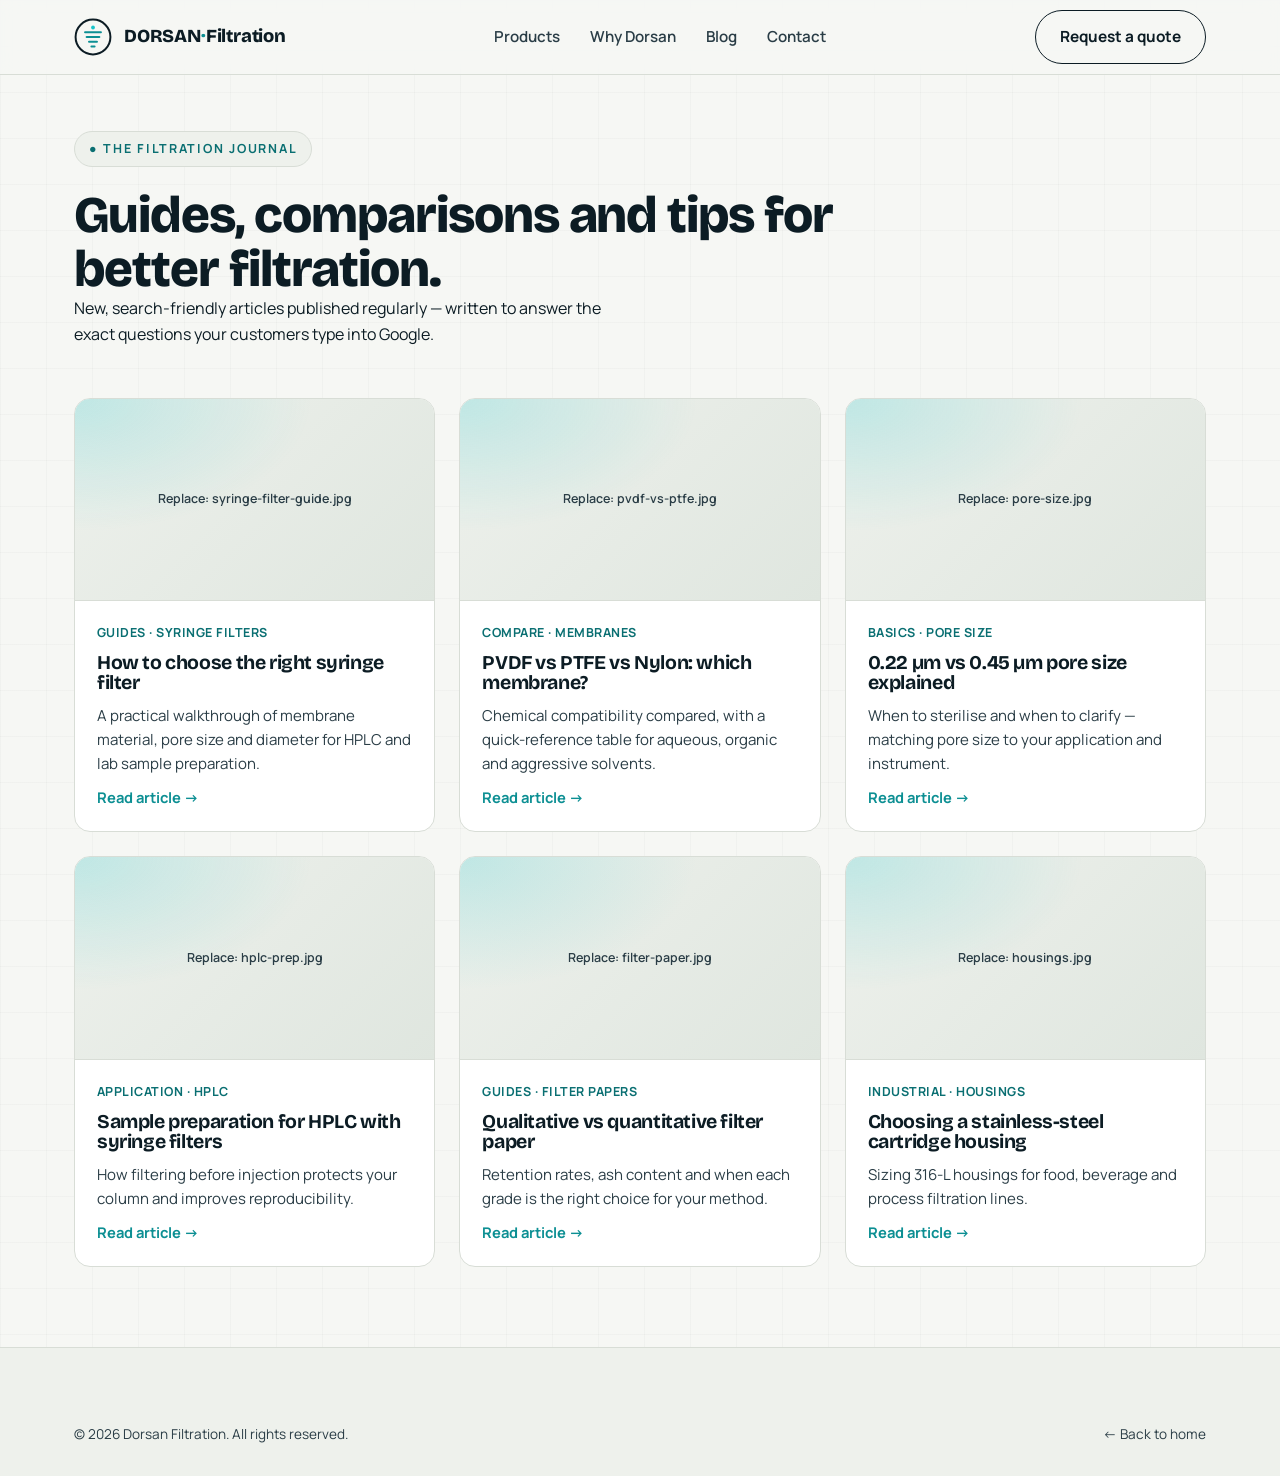
<file: index(1).html>
<!DOCTYPE html>
<html lang="en">
<head>
  <meta charset="UTF-8" />
  <meta name="viewport" content="width=device-width, initial-scale=1.0" />
  <title>Filtration Blog | Syringe Filter Guides & Tips | Dorsan Filtration</title>
  <meta name="description" content="Practical guides on syringe filters, membrane selection, pore size, HPLC sample preparation and laboratory filtration — from the Dorsan Filtration team." />
  <meta name="keywords" content="syringe filter guide, membrane filtration, PVDF vs PTFE, 0.22 micron filter, HPLC sample preparation, laboratory filtration blog" />
  <link rel="canonical" href="https://www.dorsanfiltration.com/blog/" />
  <meta name="robots" content="index, follow" />
  <meta property="og:type" content="website" />
  <meta property="og:title" content="Filtration Blog | Dorsan Filtration" />
  <meta property="og:description" content="Guides on syringe filters, membranes, pore size and lab filtration." />
  <meta property="og:url" content="https://www.dorsanfiltration.com/blog/" />
  <link rel="stylesheet" href="../styles.css" />
  <script type="application/ld+json">
  {
    "@context": "https://schema.org",
    "@type": "Blog",
    "name": "Dorsan Filtration Blog",
    "url": "https://www.dorsanfiltration.com/blog/",
    "publisher": { "@type": "Organization", "name": "Dorsan Filtration" }
  }
  </script>
</head>
<body>
  <header class="site-header">
    <div class="wrap nav">
      <a class="brand" href="../index.html" aria-label="Dorsan Filtration home">
        <svg viewBox="0 0 48 48" fill="none" xmlns="http://www.w3.org/2000/svg" aria-hidden="true">
          <circle cx="24" cy="24" r="22" stroke="#0c1c24" stroke-width="2.5"/>
          <path d="M14 18h20M16 24h16M19 30h10M22 36h4" stroke="#0c8f93" stroke-width="2.6" stroke-linecap="round"/>
          <circle cx="24" cy="12" r="2.4" fill="#18c3c9"/>
        </svg>
        <span class="brand-name">DORSAN<span>·</span>Filtration</span>
      </a>
      <nav class="nav-links" aria-label="Primary">
        <a href="../index.html#products">Products</a>
        <a href="../index.html#why">Why Dorsan</a>
        <a href="index.html">Blog</a>
        <a href="../index.html#contact">Contact</a>
      </nav>
      <div class="nav-cta"><a class="btn btn--ghost" href="../index.html#contact">Request a quote</a></div>
    </div>
  </header>

  <section class="article-hero">
    <div class="wrap">
      <span class="eyebrow">● The Filtration Journal</span>
      <h1>Guides, comparisons and tips for better filtration.</h1>
      <p class="lead" style="max-width:34em">New, search-friendly articles published regularly — written to answer the exact questions your customers type into Google.</p>
    </div>
  </section>

  <section style="padding-top:20px">
    <div class="wrap">
      <div class="blog-grid">

        <a class="post-card reveal" href="syringe-filter-guide.html">
          <div class="imgph">Replace: syringe-filter-guide.jpg</div>
          <div class="body">
            <span class="post-meta">Guides · Syringe Filters</span>
            <h3>How to choose the right syringe filter</h3>
            <p>A practical walkthrough of membrane material, pore size and diameter for HPLC and lab sample preparation.</p>
            <span class="read-more">Read article →</span>
          </div>
        </a>

        <a class="post-card reveal" href="syringe-filter-guide.html">
          <div class="imgph">Replace: pvdf-vs-ptfe.jpg</div>
          <div class="body">
            <span class="post-meta">Compare · Membranes</span>
            <h3>PVDF vs PTFE vs Nylon: which membrane?</h3>
            <p>Chemical compatibility compared, with a quick-reference table for aqueous, organic and aggressive solvents.</p>
            <span class="read-more">Read article →</span>
          </div>
        </a>

        <a class="post-card reveal" href="syringe-filter-guide.html">
          <div class="imgph">Replace: pore-size.jpg</div>
          <div class="body">
            <span class="post-meta">Basics · Pore Size</span>
            <h3>0.22 µm vs 0.45 µm pore size explained</h3>
            <p>When to sterilise and when to clarify — matching pore size to your application and instrument.</p>
            <span class="read-more">Read article →</span>
          </div>
        </a>

        <a class="post-card reveal" href="syringe-filter-guide.html">
          <div class="imgph">Replace: hplc-prep.jpg</div>
          <div class="body">
            <span class="post-meta">Application · HPLC</span>
            <h3>Sample preparation for HPLC with syringe filters</h3>
            <p>How filtering before injection protects your column and improves reproducibility.</p>
            <span class="read-more">Read article →</span>
          </div>
        </a>

        <a class="post-card reveal" href="syringe-filter-guide.html">
          <div class="imgph">Replace: filter-paper.jpg</div>
          <div class="body">
            <span class="post-meta">Guides · Filter Papers</span>
            <h3>Qualitative vs quantitative filter paper</h3>
            <p>Retention rates, ash content and when each grade is the right choice for your method.</p>
            <span class="read-more">Read article →</span>
          </div>
        </a>

        <a class="post-card reveal" href="syringe-filter-guide.html">
          <div class="imgph">Replace: housings.jpg</div>
          <div class="body">
            <span class="post-meta">Industrial · Housings</span>
            <h3>Choosing a stainless-steel cartridge housing</h3>
            <p>Sizing 316-L housings for food, beverage and process filtration lines.</p>
            <span class="read-more">Read article →</span>
          </div>
        </a>

      </div>
    </div>
  </section>

  <footer class="site-footer">
    <div class="wrap">
      <div class="footer-bottom" style="border-top:none;margin-top:0">
        <span>© 2026 Dorsan Filtration. All rights reserved.</span>
        <a href="../index.html">← Back to home</a>
      </div>
    </div>
  </footer>
  <script>
    const io = new IntersectionObserver((es)=>es.forEach((e,i)=>{if(e.isIntersecting){setTimeout(()=>e.target.classList.add('in'),i*60);io.unobserve(e.target);}}),{threshold:0.12});
    document.querySelectorAll('.reveal').forEach(el=>io.observe(el));
  </script>
</body>
</html>
</file>
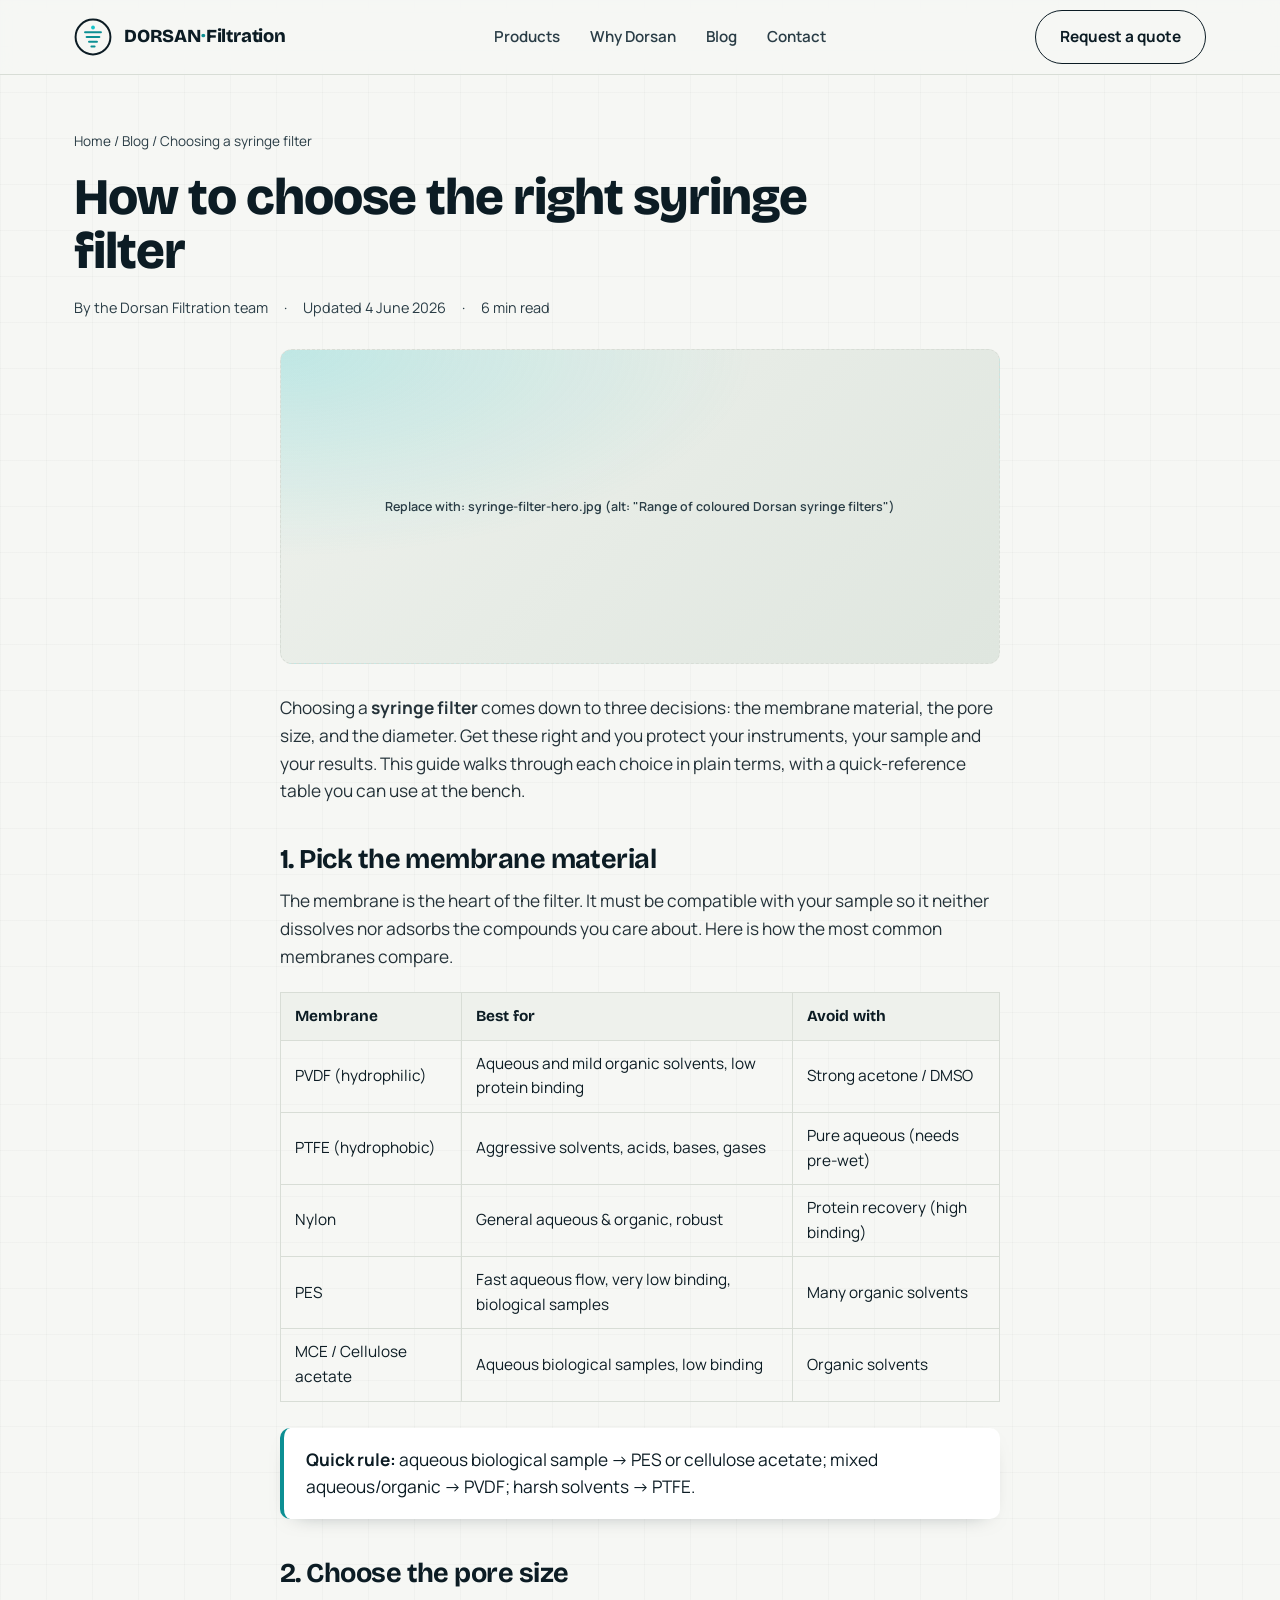
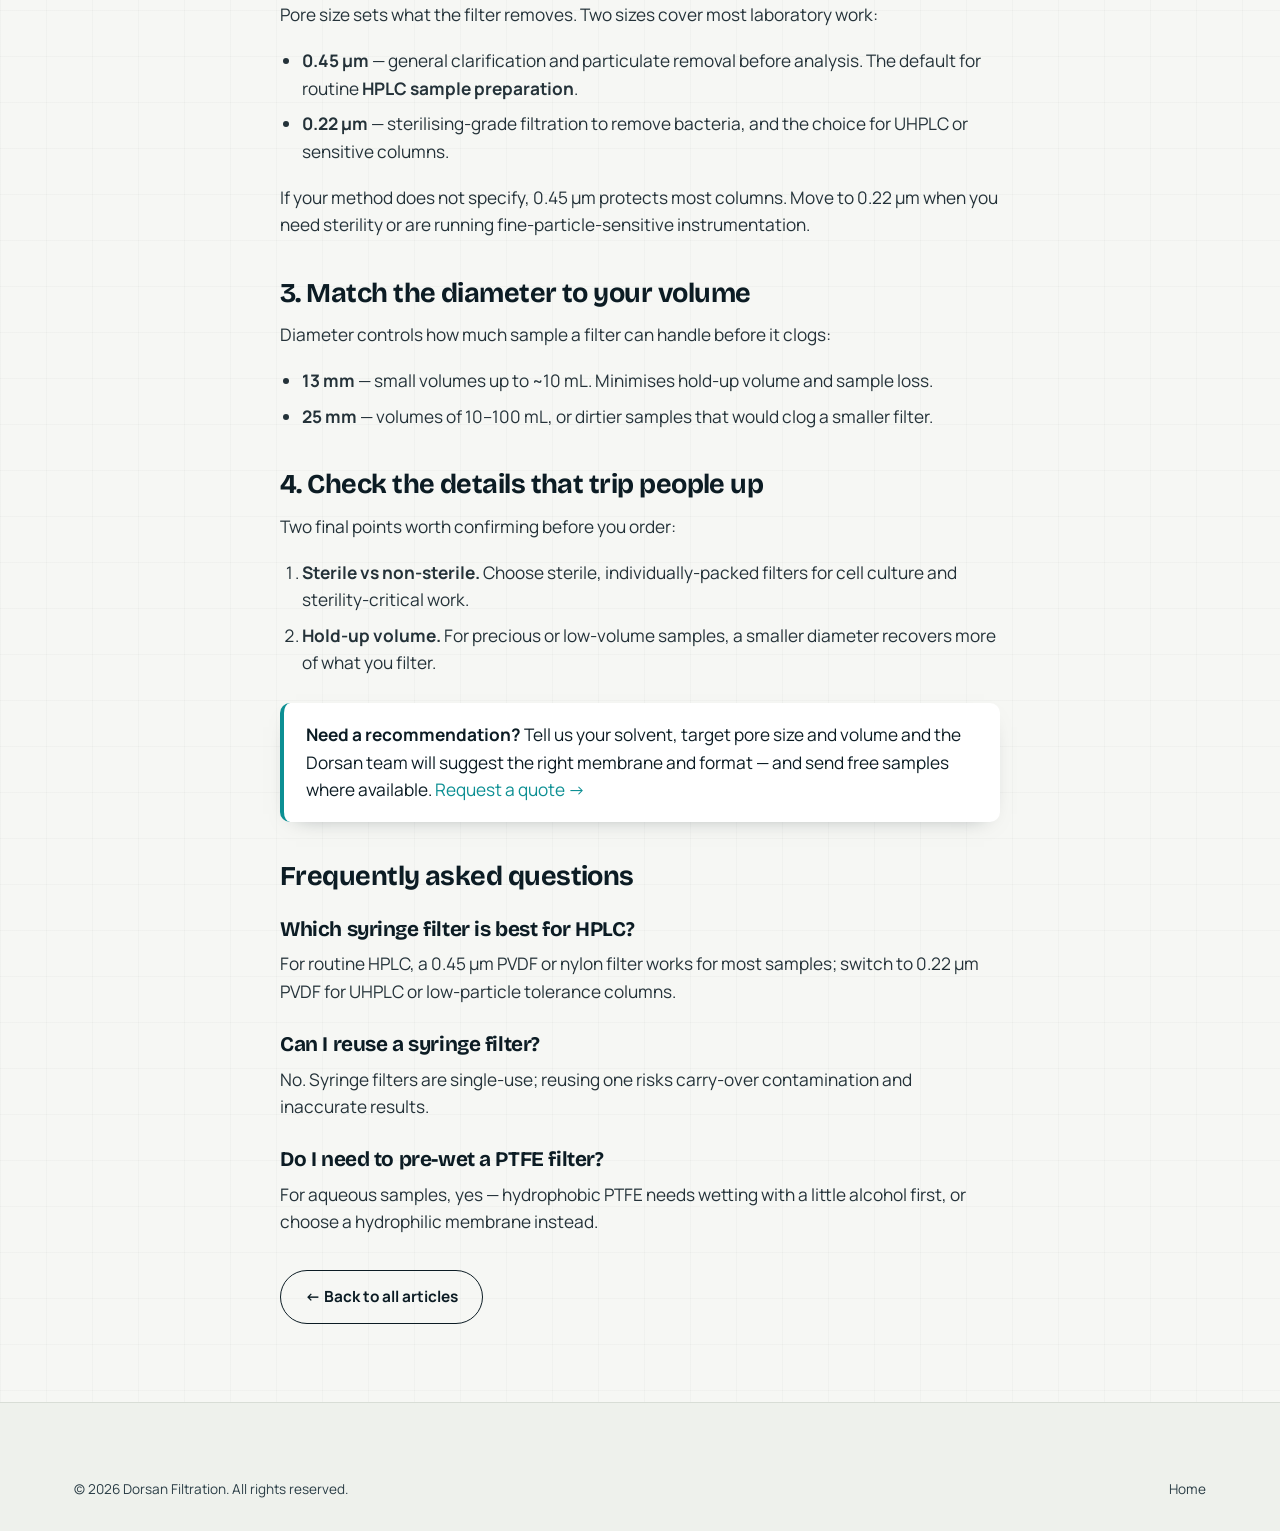
<file: syringe-filter-guide.html>
<!DOCTYPE html>
<html lang="en">
<head>
  <meta charset="UTF-8" />
  <meta name="viewport" content="width=device-width, initial-scale=1.0" />

  <!-- ====== SEO: target keyword "how to choose a syringe filter" ====== -->
  <title>How to Choose the Right Syringe Filter (Membrane, Pore Size, Diameter) | Dorsan</title>
  <meta name="description" content="A practical guide to choosing a syringe filter: compare PVDF, PTFE, nylon and PES membranes, pick 0.22 µm or 0.45 µm pore size, and match diameter to sample volume for HPLC and lab use." />
  <meta name="keywords" content="how to choose a syringe filter, syringe filter pore size, PVDF syringe filter, PTFE syringe filter, 0.22 micron syringe filter, HPLC syringe filter, syringe filter diameter" />
  <link rel="canonical" href="https://www.dorsanfiltration.com/blog/syringe-filter-guide/" />
  <meta name="robots" content="index, follow" />

  <meta property="og:type" content="article" />
  <meta property="og:title" content="How to Choose the Right Syringe Filter" />
  <meta property="og:description" content="Compare membranes, pick a pore size and match diameter to sample volume." />
  <meta property="og:url" content="https://www.dorsanfiltration.com/blog/syringe-filter-guide/" />
  <meta property="og:image" content="https://www.dorsanfiltration.com/assets/syringe-filter-guide.jpg" />

  <link rel="stylesheet" href="../styles.css" />

  <!-- ====== STRUCTURED DATA: Article + Breadcrumb ====== -->
  <script type="application/ld+json">
  {
    "@context": "https://schema.org",
    "@type": "BlogPosting",
    "headline": "How to Choose the Right Syringe Filter",
    "description": "A practical guide to choosing a syringe filter by membrane material, pore size and diameter.",
    "image": "https://www.dorsanfiltration.com/assets/syringe-filter-guide.jpg",
    "author": { "@type": "Organization", "name": "Dorsan Filtration" },
    "publisher": {
      "@type": "Organization",
      "name": "Dorsan Filtration",
      "logo": { "@type": "ImageObject", "url": "https://www.dorsanfiltration.com/assets/logo.png" }
    },
    "datePublished": "2026-06-04",
    "dateModified": "2026-06-04",
    "mainEntityOfPage": "https://www.dorsanfiltration.com/blog/syringe-filter-guide/"
  }
  </script>
</head>
<body>
  <header class="site-header">
    <div class="wrap nav">
      <a class="brand" href="../index.html" aria-label="Dorsan Filtration home">
        <svg viewBox="0 0 48 48" fill="none" xmlns="http://www.w3.org/2000/svg" aria-hidden="true">
          <circle cx="24" cy="24" r="22" stroke="#0c1c24" stroke-width="2.5"/>
          <path d="M14 18h20M16 24h16M19 30h10M22 36h4" stroke="#0c8f93" stroke-width="2.6" stroke-linecap="round"/>
          <circle cx="24" cy="12" r="2.4" fill="#18c3c9"/>
        </svg>
        <span class="brand-name">DORSAN<span>·</span>Filtration</span>
      </a>
      <nav class="nav-links" aria-label="Primary">
        <a href="../index.html#products">Products</a>
        <a href="../index.html#why">Why Dorsan</a>
        <a href="index.html">Blog</a>
        <a href="../index.html#contact">Contact</a>
      </nav>
      <div class="nav-cta"><a class="btn btn--ghost" href="../index.html#contact">Request a quote</a></div>
    </div>
  </header>

  <article>
    <div class="article-hero">
      <div class="wrap">
        <nav class="breadcrumb" aria-label="Breadcrumb">
          <a href="../index.html">Home</a> / <a href="index.html">Blog</a> / Choosing a syringe filter
        </nav>
        <h1>How to choose the right syringe filter</h1>
        <div class="article-meta">
          <span>By the Dorsan Filtration team</span>
          <span>·</span>
          <span>Updated 4 June 2026</span>
          <span>·</span>
          <span>6 min read</span>
        </div>
      </div>
    </div>

    <div class="wrap">
      <div class="imgph" style="max-width:720px;margin:0 auto;aspect-ratio:16/7">Replace with: syringe-filter-hero.jpg (alt: "Range of coloured Dorsan syringe filters")</div>
    </div>

    <div class="wrap">
      <div class="article-body">
        <p>Choosing a <strong>syringe filter</strong> comes down to three decisions: the membrane material, the pore size, and the diameter. Get these right and you protect your instruments, your sample and your results. This guide walks through each choice in plain terms, with a quick-reference table you can use at the bench.</p>

        <h2>1. Pick the membrane material</h2>
        <p>The membrane is the heart of the filter. It must be compatible with your sample so it neither dissolves nor adsorbs the compounds you care about. Here is how the most common membranes compare.</p>

        <table>
          <thead>
            <tr><th>Membrane</th><th>Best for</th><th>Avoid with</th></tr>
          </thead>
          <tbody>
            <tr><td>PVDF (hydrophilic)</td><td>Aqueous and mild organic solvents, low protein binding</td><td>Strong acetone / DMSO</td></tr>
            <tr><td>PTFE (hydrophobic)</td><td>Aggressive solvents, acids, bases, gases</td><td>Pure aqueous (needs pre-wet)</td></tr>
            <tr><td>Nylon</td><td>General aqueous &amp; organic, robust</td><td>Protein recovery (high binding)</td></tr>
            <tr><td>PES</td><td>Fast aqueous flow, very low binding, biological samples</td><td>Many organic solvents</td></tr>
            <tr><td>MCE / Cellulose acetate</td><td>Aqueous biological samples, low binding</td><td>Organic solvents</td></tr>
          </tbody>
        </table>

        <div class="callout">
          <strong>Quick rule:</strong> aqueous biological sample → PES or cellulose acetate; mixed aqueous/organic → PVDF; harsh solvents → PTFE.
        </div>

        <h2>2. Choose the pore size</h2>
        <p>Pore size sets what the filter removes. Two sizes cover most laboratory work:</p>
        <ul>
          <li><strong>0.45 µm</strong> — general clarification and particulate removal before analysis. The default for routine <strong>HPLC sample preparation</strong>.</li>
          <li><strong>0.22 µm</strong> — sterilising-grade filtration to remove bacteria, and the choice for UHPLC or sensitive columns.</li>
        </ul>
        <p>If your method does not specify, 0.45 µm protects most columns. Move to 0.22 µm when you need sterility or are running fine-particle-sensitive instrumentation.</p>

        <h2>3. Match the diameter to your volume</h2>
        <p>Diameter controls how much sample a filter can handle before it clogs:</p>
        <ul>
          <li><strong>13 mm</strong> — small volumes up to ~10 mL. Minimises hold-up volume and sample loss.</li>
          <li><strong>25 mm</strong> — volumes of 10–100 mL, or dirtier samples that would clog a smaller filter.</li>
        </ul>

        <h2>4. Check the details that trip people up</h2>
        <p>Two final points worth confirming before you order:</p>
        <ol>
          <li><strong>Sterile vs non-sterile.</strong> Choose sterile, individually-packed filters for cell culture and sterility-critical work.</li>
          <li><strong>Hold-up volume.</strong> For precious or low-volume samples, a smaller diameter recovers more of what you filter.</li>
        </ol>

        <div class="callout">
          <strong>Need a recommendation?</strong> Tell us your solvent, target pore size and volume and the Dorsan team will suggest the right membrane and format — and send free samples where available. <a class="accent" href="../index.html#contact">Request a quote →</a>
        </div>

        <h2>Frequently asked questions</h2>
        <h3>Which syringe filter is best for HPLC?</h3>
        <p>For routine HPLC, a 0.45 µm PVDF or nylon filter works for most samples; switch to 0.22 µm PVDF for UHPLC or low-particle tolerance columns.</p>
        <h3>Can I reuse a syringe filter?</h3>
        <p>No. Syringe filters are single-use; reusing one risks carry-over contamination and inaccurate results.</p>
        <h3>Do I need to pre-wet a PTFE filter?</h3>
        <p>For aqueous samples, yes — hydrophobic PTFE needs wetting with a little alcohol first, or choose a hydrophilic membrane instead.</p>

        <p style="margin-top:34px"><a class="btn btn--ghost" href="index.html">← Back to all articles</a></p>
      </div>
    </div>
  </article>

  <footer class="site-footer">
    <div class="wrap">
      <div class="footer-bottom" style="border-top:none;margin-top:0">
        <span>© 2026 Dorsan Filtration. All rights reserved.</span>
        <a href="../index.html">Home</a>
      </div>
    </div>
  </footer>
</body>
</html>
</file>
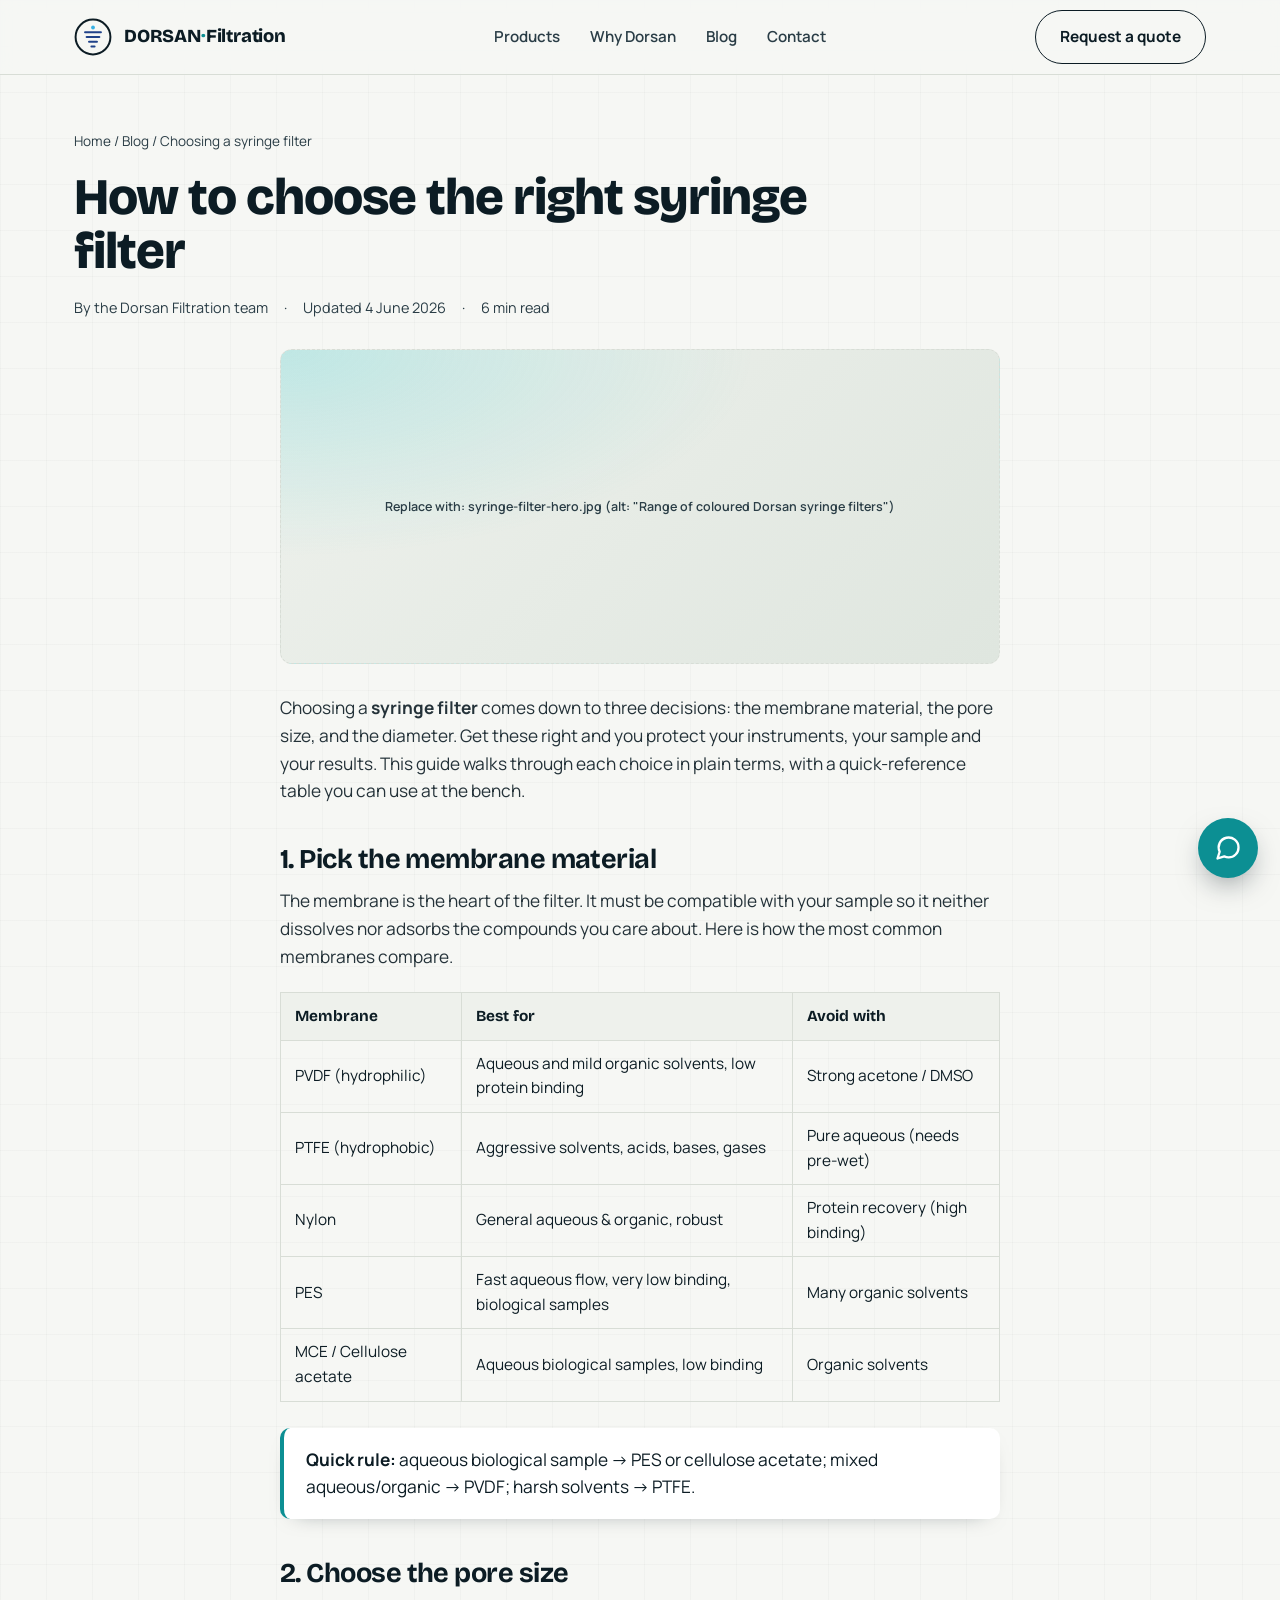
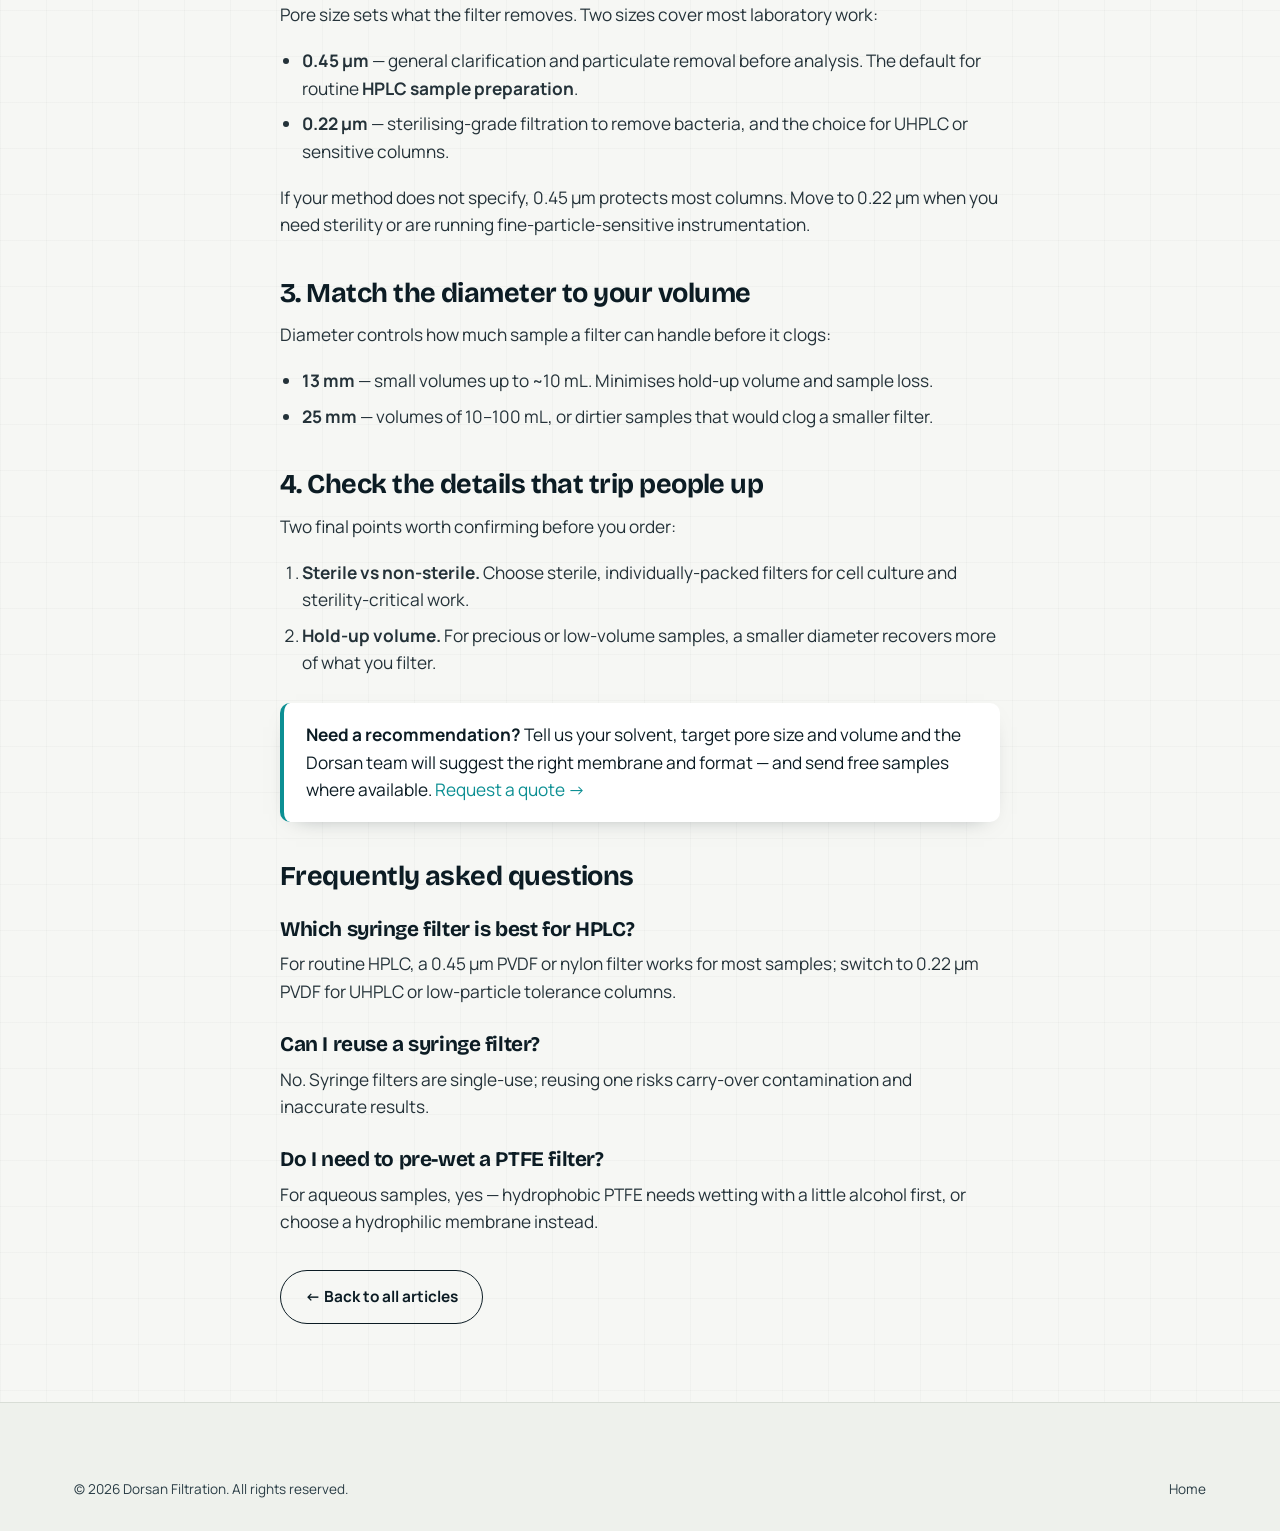
<file: blog/syringe-filter-guide.html>
<!DOCTYPE html>
<html lang="en">
<head>
  <meta charset="UTF-8" />
  <meta name="viewport" content="width=device-width, initial-scale=1.0" />

  <!-- ====== SEO: target keyword "how to choose a syringe filter" ====== -->
  <title>How to Choose the Right Syringe Filter (Membrane, Pore Size, Diameter) | Dorsan</title>
  <meta name="description" content="A practical guide to choosing a syringe filter: compare PVDF, PTFE, nylon and PES membranes, pick 0.22 µm or 0.45 µm pore size, and match diameter to sample volume for HPLC and lab use." />
  <meta name="keywords" content="how to choose a syringe filter, syringe filter pore size, PVDF syringe filter, PTFE syringe filter, 0.22 micron syringe filter, HPLC syringe filter, syringe filter diameter" />
  <link rel="canonical" href="https://www.dorsanfiltration.com/blog/syringe-filter-guide/" />
  <meta name="robots" content="index, follow" />

  <meta property="og:type" content="article" />
  <meta property="og:title" content="How to Choose the Right Syringe Filter" />
  <meta property="og:description" content="Compare membranes, pick a pore size and match diameter to sample volume." />
  <meta property="og:url" content="https://www.dorsanfiltration.com/blog/syringe-filter-guide/" />
  <meta property="og:image" content="https://www.dorsanfiltration.com/assets/syringe-filter-guide.jpg" />

  <link rel="stylesheet" href="../styles.css" />

  <!-- ====== STRUCTURED DATA: Article + Breadcrumb ====== -->
  <script type="application/ld+json">
  {
    "@context": "https://schema.org",
    "@type": "BlogPosting",
    "headline": "How to Choose the Right Syringe Filter",
    "description": "A practical guide to choosing a syringe filter by membrane material, pore size and diameter.",
    "image": "https://www.dorsanfiltration.com/assets/syringe-filter-guide.jpg",
    "author": { "@type": "Organization", "name": "Dorsan Filtration" },
    "publisher": {
      "@type": "Organization",
      "name": "Dorsan Filtration",
      "logo": { "@type": "ImageObject", "url": "https://www.dorsanfiltration.com/assets/logo.png" }
    },
    "datePublished": "2026-06-04",
    "dateModified": "2026-06-04",
    "mainEntityOfPage": "https://www.dorsanfiltration.com/blog/syringe-filter-guide/"
  }
  </script>
</head>
<body>
  <header class="site-header">
    <div class="wrap nav">
      <a class="brand" href="../index.html" aria-label="Dorsan Filtration home">
        <svg viewBox="0 0 48 48" fill="none" xmlns="http://www.w3.org/2000/svg" aria-hidden="true">
          <circle cx="24" cy="24" r="22" stroke="#0c1c24" stroke-width="2.5"/>
          <path d="M14 18h20M16 24h16M19 30h10M22 36h4" stroke="#204289" stroke-width="2.6" stroke-linecap="round"/>
          <circle cx="24" cy="12" r="2.4" fill="#37B0E3"/>
        </svg>
        <span class="brand-name">DORSAN<span>·</span>Filtration</span>
      </a>
      <nav class="nav-links" aria-label="Primary">
        <a href="../index.html#products">Products</a>
        <a href="../index.html#why">Why Dorsan</a>
        <a href="index.html">Blog</a>
        <a href="../index.html#contact">Contact</a>
      </nav>
      <div class="nav-cta"><a class="btn btn--ghost" href="../index.html#contact">Request a quote</a></div>
    </div>
  </header>

  <article>
    <div class="article-hero">
      <div class="wrap">
        <nav class="breadcrumb" aria-label="Breadcrumb">
          <a href="../index.html">Home</a> / <a href="index.html">Blog</a> / Choosing a syringe filter
        </nav>
        <h1>How to choose the right syringe filter</h1>
        <div class="article-meta">
          <span>By the Dorsan Filtration team</span>
          <span>·</span>
          <span>Updated 4 June 2026</span>
          <span>·</span>
          <span>6 min read</span>
        </div>
      </div>
    </div>

    <div class="wrap">
      <div class="imgph" style="max-width:720px;margin:0 auto;aspect-ratio:16/7">Replace with: syringe-filter-hero.jpg (alt: "Range of coloured Dorsan syringe filters")</div>
    </div>

    <div class="wrap">
      <div class="article-body">
        <p>Choosing a <strong>syringe filter</strong> comes down to three decisions: the membrane material, the pore size, and the diameter. Get these right and you protect your instruments, your sample and your results. This guide walks through each choice in plain terms, with a quick-reference table you can use at the bench.</p>

        <h2>1. Pick the membrane material</h2>
        <p>The membrane is the heart of the filter. It must be compatible with your sample so it neither dissolves nor adsorbs the compounds you care about. Here is how the most common membranes compare.</p>

        <table>
          <thead>
            <tr><th>Membrane</th><th>Best for</th><th>Avoid with</th></tr>
          </thead>
          <tbody>
            <tr><td>PVDF (hydrophilic)</td><td>Aqueous and mild organic solvents, low protein binding</td><td>Strong acetone / DMSO</td></tr>
            <tr><td>PTFE (hydrophobic)</td><td>Aggressive solvents, acids, bases, gases</td><td>Pure aqueous (needs pre-wet)</td></tr>
            <tr><td>Nylon</td><td>General aqueous &amp; organic, robust</td><td>Protein recovery (high binding)</td></tr>
            <tr><td>PES</td><td>Fast aqueous flow, very low binding, biological samples</td><td>Many organic solvents</td></tr>
            <tr><td>MCE / Cellulose acetate</td><td>Aqueous biological samples, low binding</td><td>Organic solvents</td></tr>
          </tbody>
        </table>

        <div class="callout">
          <strong>Quick rule:</strong> aqueous biological sample → PES or cellulose acetate; mixed aqueous/organic → PVDF; harsh solvents → PTFE.
        </div>

        <h2>2. Choose the pore size</h2>
        <p>Pore size sets what the filter removes. Two sizes cover most laboratory work:</p>
        <ul>
          <li><strong>0.45 µm</strong> — general clarification and particulate removal before analysis. The default for routine <strong>HPLC sample preparation</strong>.</li>
          <li><strong>0.22 µm</strong> — sterilising-grade filtration to remove bacteria, and the choice for UHPLC or sensitive columns.</li>
        </ul>
        <p>If your method does not specify, 0.45 µm protects most columns. Move to 0.22 µm when you need sterility or are running fine-particle-sensitive instrumentation.</p>

        <h2>3. Match the diameter to your volume</h2>
        <p>Diameter controls how much sample a filter can handle before it clogs:</p>
        <ul>
          <li><strong>13 mm</strong> — small volumes up to ~10 mL. Minimises hold-up volume and sample loss.</li>
          <li><strong>25 mm</strong> — volumes of 10–100 mL, or dirtier samples that would clog a smaller filter.</li>
        </ul>

        <h2>4. Check the details that trip people up</h2>
        <p>Two final points worth confirming before you order:</p>
        <ol>
          <li><strong>Sterile vs non-sterile.</strong> Choose sterile, individually-packed filters for cell culture and sterility-critical work.</li>
          <li><strong>Hold-up volume.</strong> For precious or low-volume samples, a smaller diameter recovers more of what you filter.</li>
        </ol>

        <div class="callout">
          <strong>Need a recommendation?</strong> Tell us your solvent, target pore size and volume and the Dorsan team will suggest the right membrane and format — and send free samples where available. <a class="accent" href="../index.html#contact">Request a quote →</a>
        </div>

        <h2>Frequently asked questions</h2>
        <h3>Which syringe filter is best for HPLC?</h3>
        <p>For routine HPLC, a 0.45 µm PVDF or nylon filter works for most samples; switch to 0.22 µm PVDF for UHPLC or low-particle tolerance columns.</p>
        <h3>Can I reuse a syringe filter?</h3>
        <p>No. Syringe filters are single-use; reusing one risks carry-over contamination and inaccurate results.</p>
        <h3>Do I need to pre-wet a PTFE filter?</h3>
        <p>For aqueous samples, yes — hydrophobic PTFE needs wetting with a little alcohol first, or choose a hydrophilic membrane instead.</p>

        <p style="margin-top:34px"><a class="btn btn--ghost" href="index.html">← Back to all articles</a></p>
      </div>
    </div>
  </article>

  <footer class="site-footer">
    <div class="wrap">
      <div class="footer-bottom" style="border-top:none;margin-top:0">
        <span>© 2026 Dorsan Filtration. All rights reserved.</span>
        <a href="../index.html">Home</a>
      </div>
    </div>
  </footer>
  <script src="../chatbot.js"></script>
</body>
</html>
</file>
<file: styles.css>
/* ============================================================
   DORSAN FILTRATION — shared styles
   Aesthetic: refined industrial / laboratory precision
   ============================================================ */

@import url('https://fonts.googleapis.com/css2?family=Bricolage+Grotesque:opsz,wght@12..96,400;12..96,600;12..96,700;12..96,800&family=Manrope:wght@400;500;600;700&display=swap');

:root {
  --ink: #0c1c24;
  --ink-soft: #2a3d46;
  --paper: #f6f7f4;
  --paper-2: #eef1ec;
  --line: #d8ddd6;
  --teal: #0c8f93;
  --teal-deep: #0a6f72;
  --cyan: #18c3c9;
  --coral: #e0573f;
  --white: #ffffff;
  --shadow: 0 18px 40px -22px rgba(12, 28, 36, 0.45);
  --shadow-sm: 0 8px 22px -16px rgba(12, 28, 36, 0.5);
  --radius: 16px;
  --maxw: 1180px;
  --display: 'Bricolage Grotesque', sans-serif;
  --body: 'Manrope', sans-serif;
}

* { box-sizing: border-box; margin: 0; padding: 0; }
html { scroll-behavior: smooth; }

body {
  font-family: var(--body);
  color: var(--ink);
  background: var(--paper);
  line-height: 1.6;
  -webkit-font-smoothing: antialiased;
  /* faint technical grid texture */
  background-image:
    linear-gradient(rgba(12,28,36,0.025) 1px, transparent 1px),
    linear-gradient(90deg, rgba(12,28,36,0.025) 1px, transparent 1px);
  background-size: 46px 46px;
}

h1, h2, h3, h4 { font-family: var(--display); line-height: 1.05; font-weight: 700; letter-spacing: -0.02em; }
a { color: inherit; text-decoration: none; }
img { max-width: 100%; display: block; }

.wrap { max-width: var(--maxw); margin: 0 auto; padding: 0 24px; }
.accent { color: var(--teal); }

/* ---------- buttons ---------- */
.btn {
  display: inline-flex; align-items: center; gap: 9px;
  font-weight: 700; font-family: var(--body);
  padding: 14px 24px; border-radius: 999px;
  border: 1.5px solid var(--ink); background: var(--ink); color: var(--paper);
  transition: transform .25s ease, box-shadow .25s ease, background .25s ease;
  cursor: pointer; font-size: 0.96rem;
}
.btn:hover { transform: translateY(-2px); box-shadow: var(--shadow-sm); background: var(--teal-deep); border-color: var(--teal-deep); }
.btn--ghost { background: transparent; color: var(--ink); }
.btn--ghost:hover { background: var(--ink); color: var(--paper); }

/* ---------- header ---------- */
.site-header {
  position: sticky; top: 0; z-index: 50;
  backdrop-filter: blur(10px);
  background: rgba(246,247,244,0.82);
  border-bottom: 1px solid var(--line);
}
.nav { display: flex; align-items: center; justify-content: space-between; height: 74px; }
.brand { display: flex; align-items: center; gap: 12px; }
.brand svg { width: 38px; height: 38px; }
.brand-name { font-family: var(--display); font-weight: 800; font-size: 1.15rem; letter-spacing: -0.01em; }
.brand-name span { color: var(--teal); }
.nav-links { display: flex; align-items: center; gap: 30px; }
.nav-links a { font-weight: 600; font-size: 0.95rem; color: var(--ink-soft); transition: color .2s; }
.nav-links a:hover { color: var(--teal); }
.nav-cta { display: flex; gap: 10px; }
.burger { display: none; background: none; border: 0; cursor: pointer; }

/* ---------- hero ---------- */
.hero { padding: 86px 0 70px; position: relative; overflow: hidden; }
.hero-grid { display: grid; grid-template-columns: 1.05fr 0.95fr; gap: 50px; align-items: center; }
.eyebrow {
  display: inline-flex; align-items: center; gap: 8px;
  font-weight: 700; font-size: 0.78rem; letter-spacing: 0.14em; text-transform: uppercase;
  color: var(--teal-deep); background: var(--paper-2); border: 1px solid var(--line);
  padding: 7px 14px; border-radius: 999px; margin-bottom: 22px;
}
.hero h1 { font-size: clamp(2.5rem, 5.4vw, 4.2rem); font-weight: 800; }
.hero h1 em { font-style: normal; color: var(--teal); }
.hero p.lead { font-size: 1.18rem; color: var(--ink-soft); max-width: 30em; margin: 22px 0 30px; }
.hero-actions { display: flex; gap: 14px; flex-wrap: wrap; }
.hero-stats { display: flex; gap: 34px; margin-top: 44px; }
.hero-stats .stat strong { font-family: var(--display); font-size: 1.9rem; display: block; }
.hero-stats .stat span { font-size: 0.85rem; color: var(--ink-soft); }

.hero-visual { position: relative; aspect-ratio: 1/1; }
.hero-visual svg { width: 100%; height: 100%; }

/* ---------- sections ---------- */
section { padding: 80px 0; }
.section-head { max-width: 38em; margin-bottom: 46px; }
.section-head h2 { font-size: clamp(1.9rem, 3.6vw, 2.9rem); }
.section-head p { color: var(--ink-soft); font-size: 1.08rem; margin-top: 14px; }

/* ---------- product grid ---------- */
.products { background: var(--white); border-top: 1px solid var(--line); border-bottom: 1px solid var(--line); }
.product-grid { display: grid; grid-template-columns: repeat(3, 1fr); gap: 22px; }
.card {
  background: var(--paper); border: 1px solid var(--line); border-radius: var(--radius);
  padding: 28px; transition: transform .3s ease, box-shadow .3s ease, border-color .3s;
  position: relative; overflow: hidden;
}
.card:hover { transform: translateY(-6px); box-shadow: var(--shadow); border-color: var(--teal); }
.card .ico { width: 46px; height: 46px; margin-bottom: 18px; color: var(--teal); }
.card h3 { font-size: 1.28rem; margin-bottom: 10px; }
.card p { color: var(--ink-soft); font-size: 0.97rem; }
.card .tags { margin-top: 16px; display: flex; flex-wrap: wrap; gap: 7px; }
.tag { font-size: 0.74rem; font-weight: 600; color: var(--teal-deep); background: var(--paper-2); border: 1px solid var(--line); padding: 4px 10px; border-radius: 999px; }

/* image placeholder helper */
.imgph {
  width: 100%; aspect-ratio: 16/10; border-radius: 12px; margin-bottom: 18px;
  background:
    radial-gradient(120% 120% at 0% 0%, rgba(24,195,201,0.22), transparent 55%),
    linear-gradient(135deg, var(--paper-2), #dfe6df);
  border: 1px dashed var(--line); display: grid; place-items: center;
  color: var(--ink-soft); font-size: 0.78rem; font-weight: 600; text-align: center; padding: 10px;
}

/* ---------- why strip ---------- */
.why { background: var(--ink); color: var(--paper); }
.why .section-head h2 { color: var(--paper); }
.why .section-head p { color: #aebcc1; }
.why-grid { display: grid; grid-template-columns: repeat(4, 1fr); gap: 26px; }
.why-item strong { font-family: var(--display); font-size: 2.4rem; color: var(--cyan); display: block; }
.why-item span { color: #aebcc1; font-size: 0.95rem; }

/* ---------- blog cards ---------- */
.blog-grid { display: grid; grid-template-columns: repeat(3, 1fr); gap: 24px; }
.post-card {
  background: var(--white); border: 1px solid var(--line); border-radius: var(--radius);
  overflow: hidden; display: flex; flex-direction: column; transition: transform .3s, box-shadow .3s;
}
.post-card:hover { transform: translateY(-5px); box-shadow: var(--shadow); }
.post-card .imgph { border-radius: 0; aspect-ratio: 16/9; margin: 0; border: none; border-bottom: 1px solid var(--line); }
.post-card .body { padding: 22px; display: flex; flex-direction: column; gap: 10px; flex: 1; }
.post-meta { font-size: 0.78rem; color: var(--teal-deep); font-weight: 700; letter-spacing: 0.04em; text-transform: uppercase; }
.post-card h3 { font-size: 1.22rem; }
.post-card p { color: var(--ink-soft); font-size: 0.94rem; flex: 1; }
.read-more { font-weight: 700; color: var(--teal); font-size: 0.92rem; }

/* ---------- CTA / contact ---------- */
.cta { background: var(--white); border-top: 1px solid var(--line); }
.cta-box {
  background: var(--ink); color: var(--paper); border-radius: 24px; padding: 56px;
  display: grid; grid-template-columns: 1.2fr 0.8fr; gap: 34px; align-items: center;
}
.cta-box h2 { color: var(--paper); font-size: clamp(1.8rem, 3.4vw, 2.6rem); }
.cta-box p { color: #aebcc1; margin-top: 12px; }
.cta-box .btn { background: var(--cyan); border-color: var(--cyan); color: var(--ink); }
.cta-box .btn:hover { background: var(--white); border-color: var(--white); }

/* ---------- footer ---------- */
.site-footer { background: var(--paper-2); border-top: 1px solid var(--line); padding: 56px 0 30px; }
.footer-grid { display: grid; grid-template-columns: 1.6fr 1fr 1fr 1fr; gap: 30px; }
.footer-grid h4 { font-family: var(--body); font-size: 0.82rem; text-transform: uppercase; letter-spacing: 0.1em; color: var(--ink-soft); margin-bottom: 14px; }
.footer-grid a { display: block; color: var(--ink-soft); font-size: 0.94rem; padding: 4px 0; transition: color .2s; }
.footer-grid a:hover { color: var(--teal); }
.footer-bottom { margin-top: 40px; padding-top: 20px; border-top: 1px solid var(--line); display: flex; justify-content: space-between; flex-wrap: wrap; gap: 12px; font-size: 0.85rem; color: var(--ink-soft); }

/* ---------- article ---------- */
.article-hero { padding: 56px 0 30px; }
.breadcrumb { font-size: 0.85rem; color: var(--ink-soft); margin-bottom: 18px; }
.breadcrumb a:hover { color: var(--teal); }
.article-hero h1 { font-size: clamp(2rem, 4.4vw, 3.2rem); font-weight: 800; max-width: 16em; }
.article-meta { display: flex; gap: 16px; align-items: center; margin-top: 18px; color: var(--ink-soft); font-size: 0.9rem; }
.article-body { max-width: 720px; margin: 0 auto; padding: 30px 0 60px; font-size: 1.08rem; }
.article-body h2 { font-size: 1.7rem; margin: 40px 0 14px; }
.article-body h3 { font-size: 1.3rem; margin: 28px 0 10px; }
.article-body p { margin-bottom: 18px; color: #243239; }
.article-body ul, .article-body ol { margin: 0 0 18px 22px; color: #243239; }
.article-body li { margin-bottom: 8px; }
.article-body .callout { background: var(--white); border-left: 4px solid var(--teal); border-radius: 10px; padding: 18px 22px; margin: 26px 0; box-shadow: var(--shadow-sm); }
.article-body table { width: 100%; border-collapse: collapse; margin: 22px 0; font-size: 0.96rem; }
.article-body th, .article-body td { border: 1px solid var(--line); padding: 11px 14px; text-align: left; }
.article-body th { background: var(--paper-2); font-family: var(--display); }

/* ---------- reveal animation ---------- */
.reveal { opacity: 0; transform: translateY(22px); transition: opacity .7s ease, transform .7s ease; }
.reveal.in { opacity: 1; transform: none; }

/* ---------- responsive ---------- */
@media (max-width: 920px) {
  .hero-grid { grid-template-columns: 1fr; }
  .hero-visual { max-width: 420px; order: -1; }
  .product-grid, .blog-grid { grid-template-columns: 1fr 1fr; }
  .why-grid { grid-template-columns: 1fr 1fr; }
  .footer-grid { grid-template-columns: 1fr 1fr; }
  .cta-box { grid-template-columns: 1fr; padding: 38px; }
}
@media (max-width: 620px) {
  .nav-links { display: none; }
  .burger { display: block; }
  .product-grid, .blog-grid, .why-grid { grid-template-columns: 1fr; }
  .hero-stats { gap: 22px; }
  .footer-grid { grid-template-columns: 1fr; }
}

/* ---------- product/blog images (local images/ folder) ---------- */
.prod-img {
  width: 100%; aspect-ratio: 16/10; object-fit: cover;
  border-radius: 12px; margin-bottom: 18px; display: block;
  background: var(--paper-2);
}
.post-card .prod-img { border-radius: 0; aspect-ratio: 16/9; margin: 0; border-bottom: 1px solid var(--line); }
/* graceful fallback if an image file is missing */
.prod-img.noimg {
  min-height: 150px; border: 1px dashed var(--line);
  background:
    radial-gradient(120% 120% at 0% 0%, rgba(24,195,201,0.18), transparent 55%),
    linear-gradient(135deg, var(--paper-2), #dfe6df);
}
.prod-img.noimg::after { content: "image coming soon"; }
</file>
